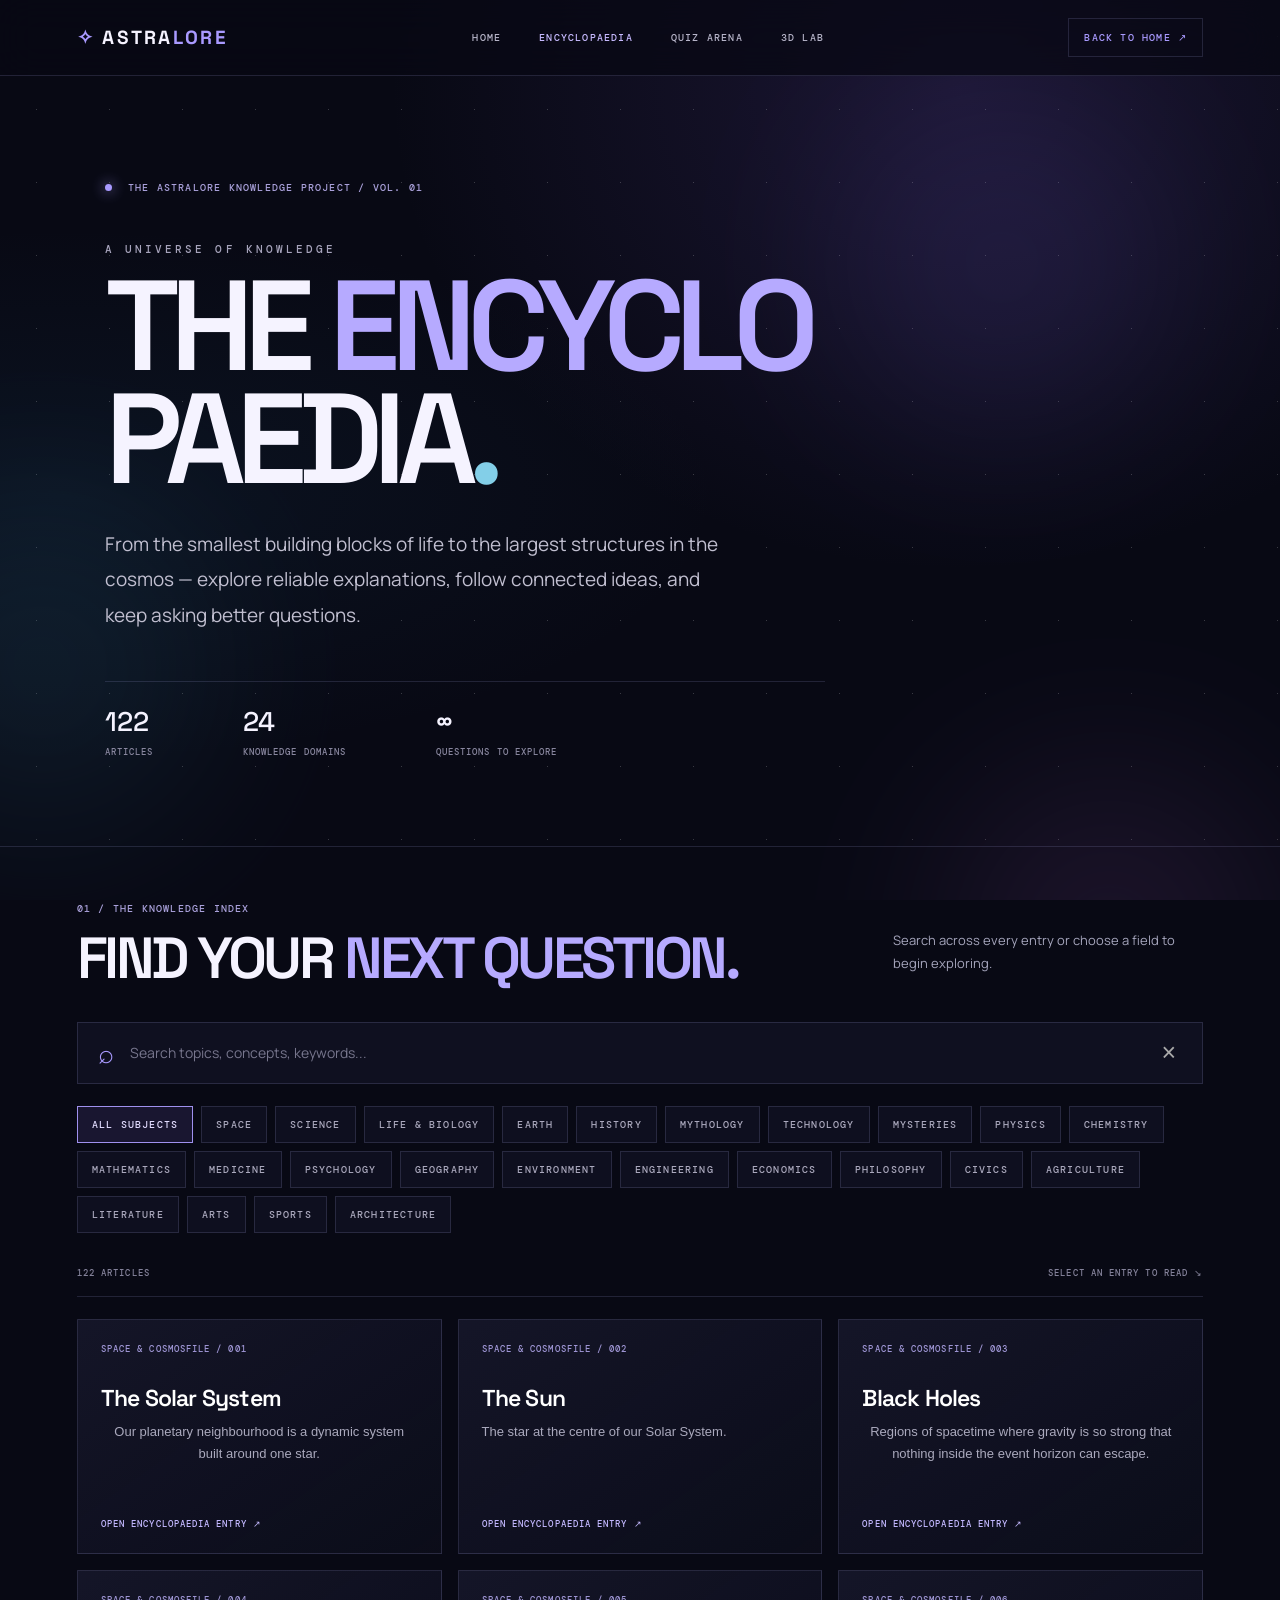
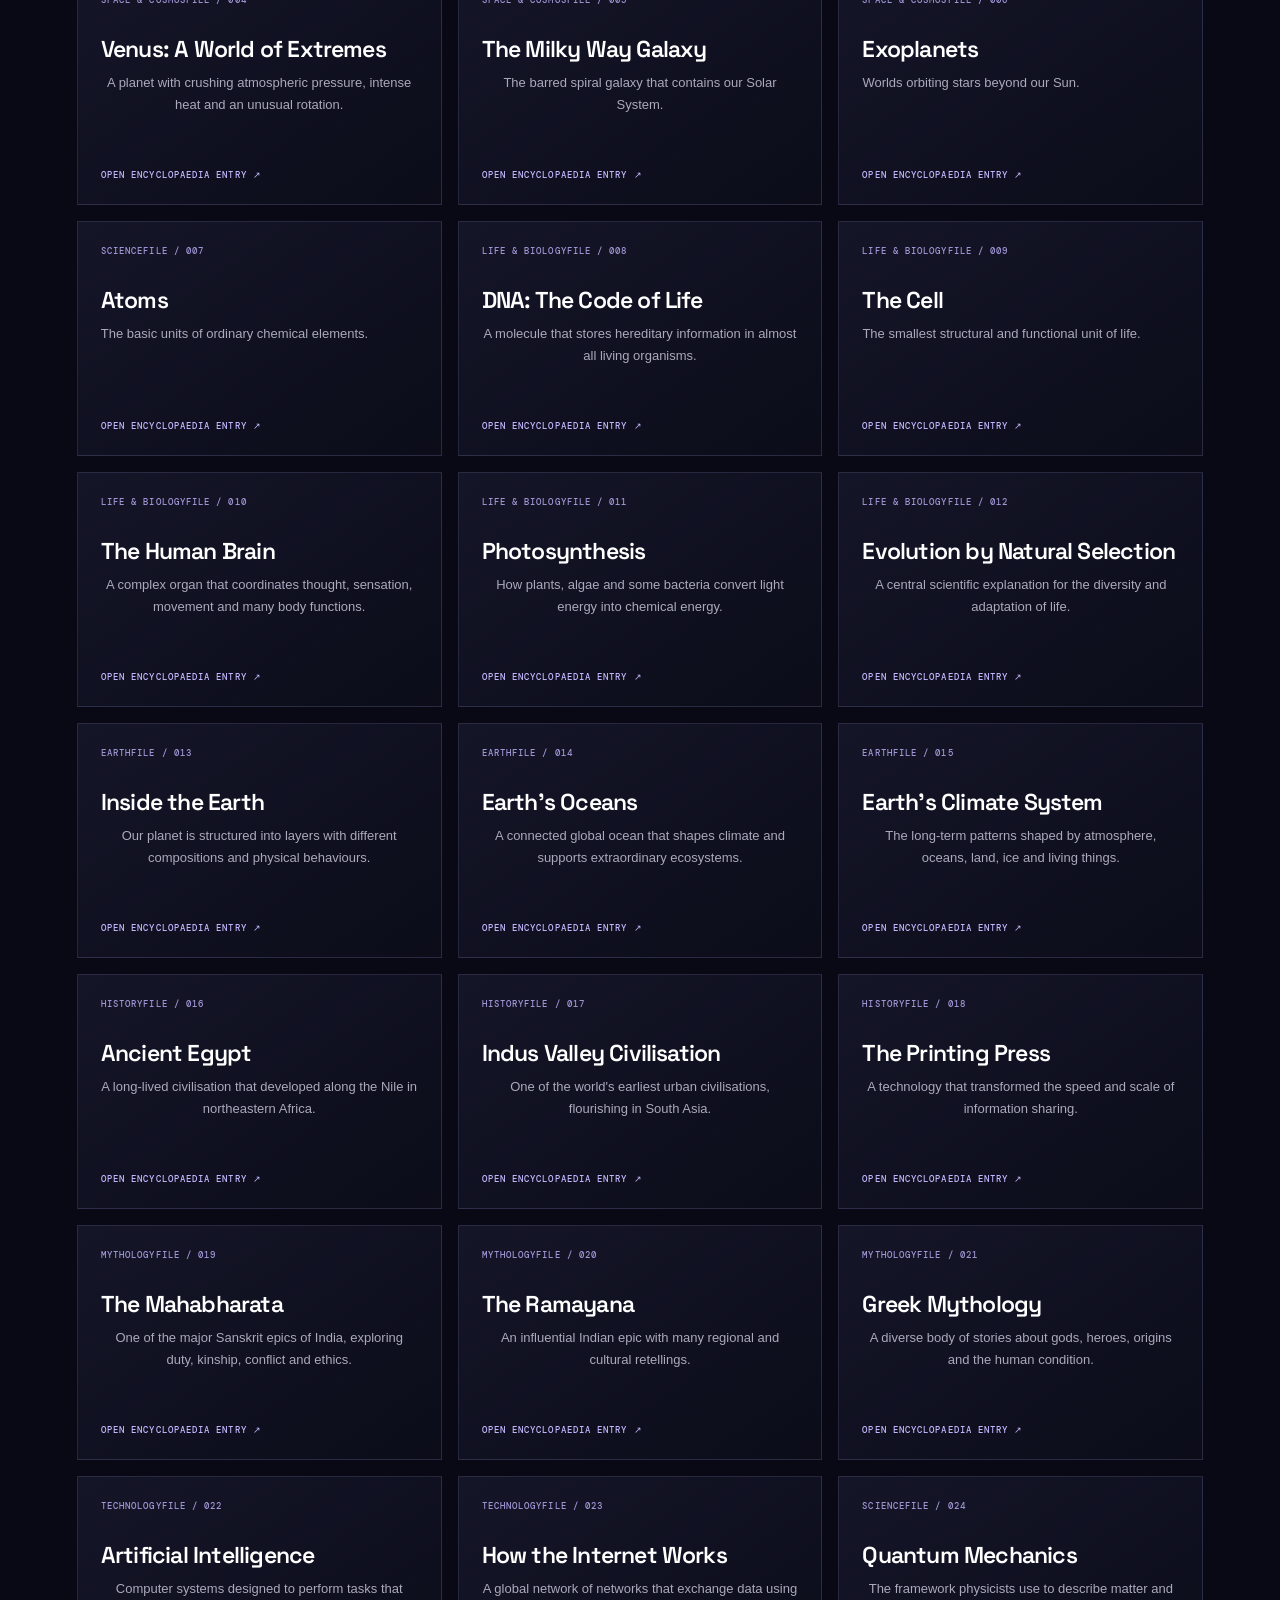
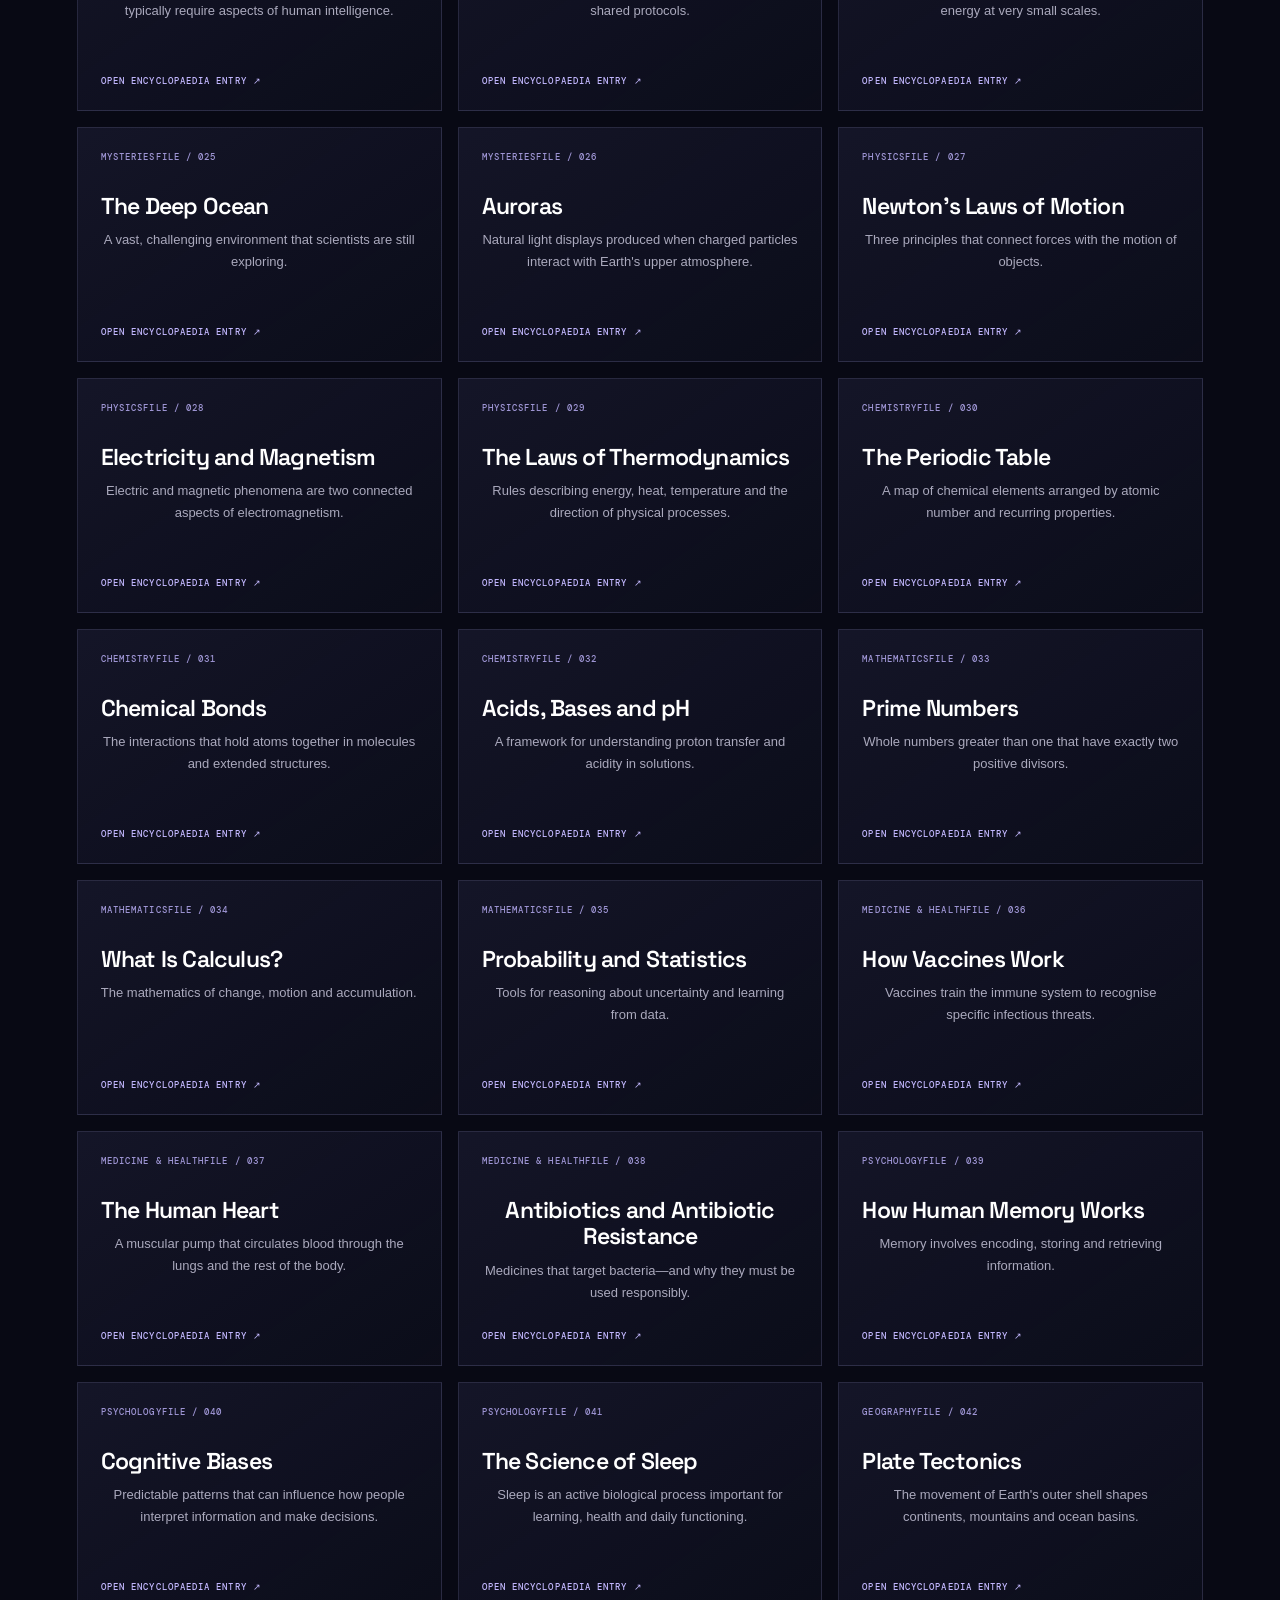
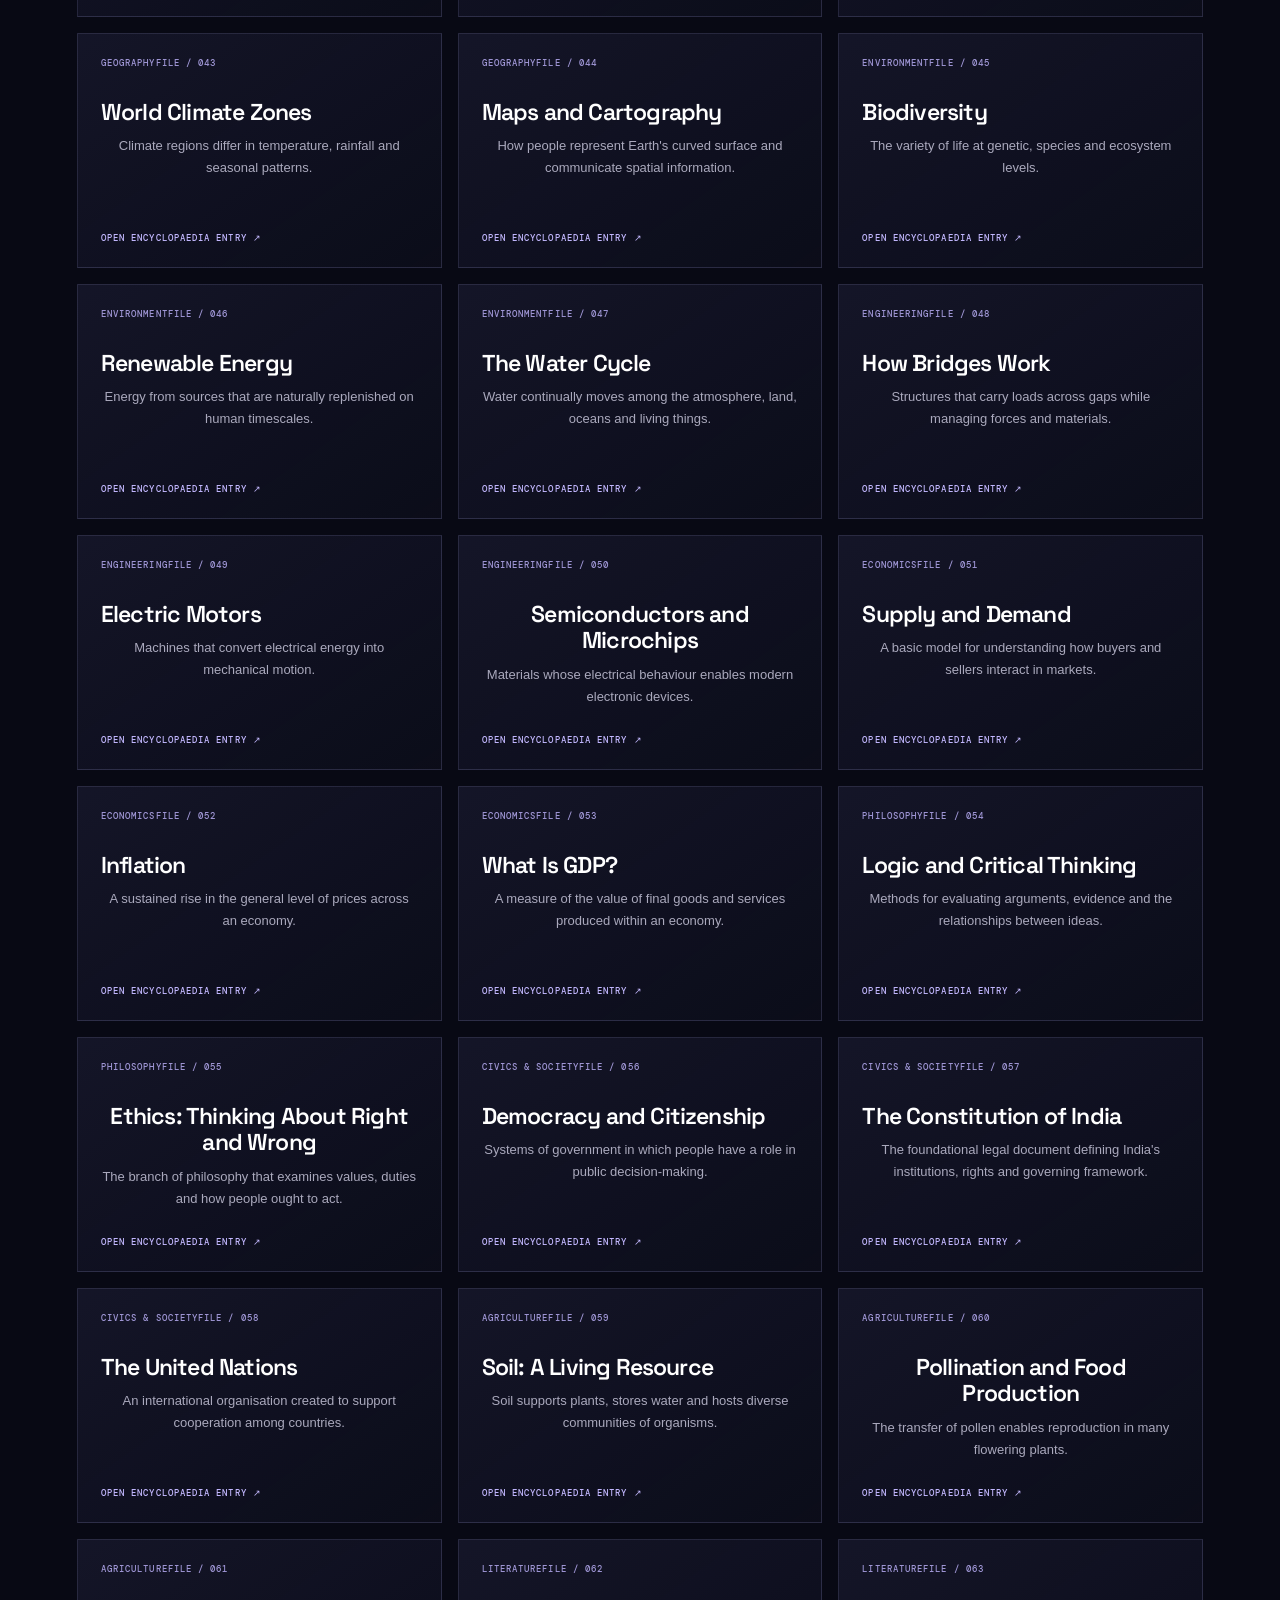
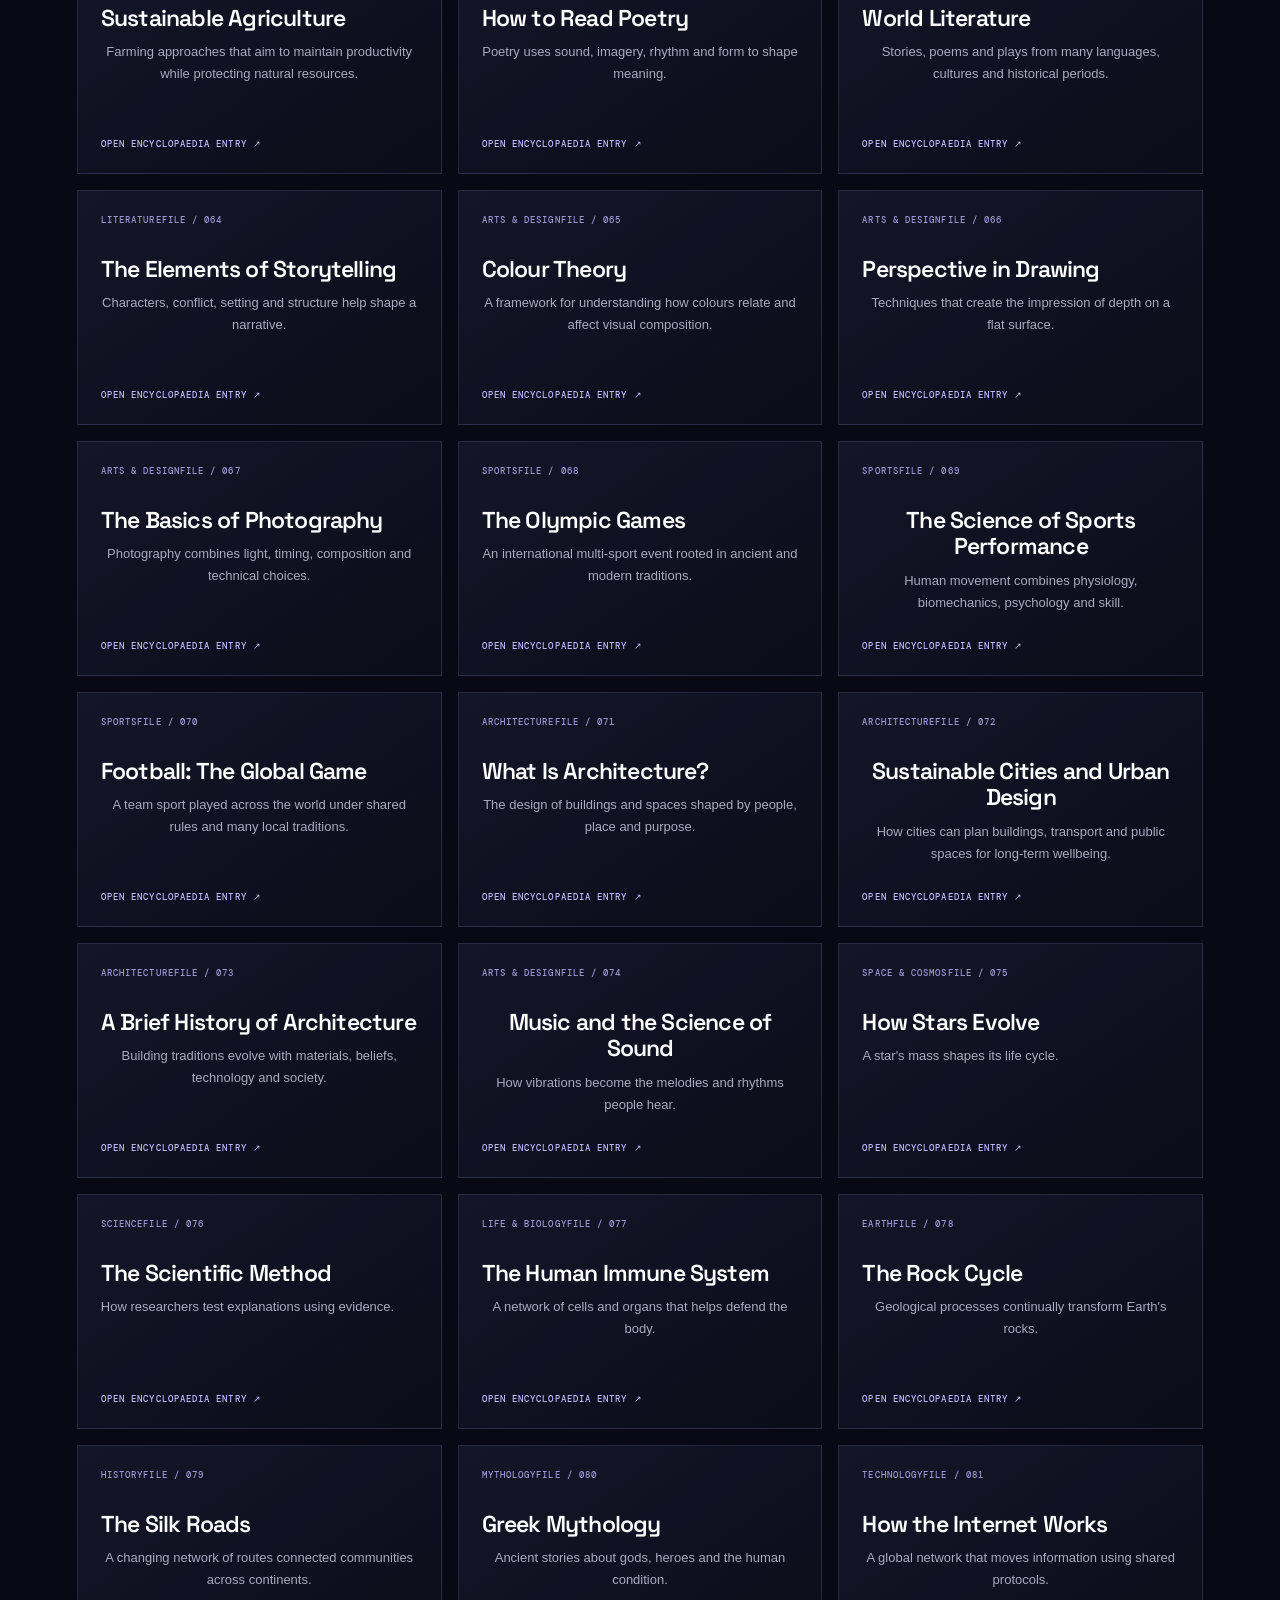
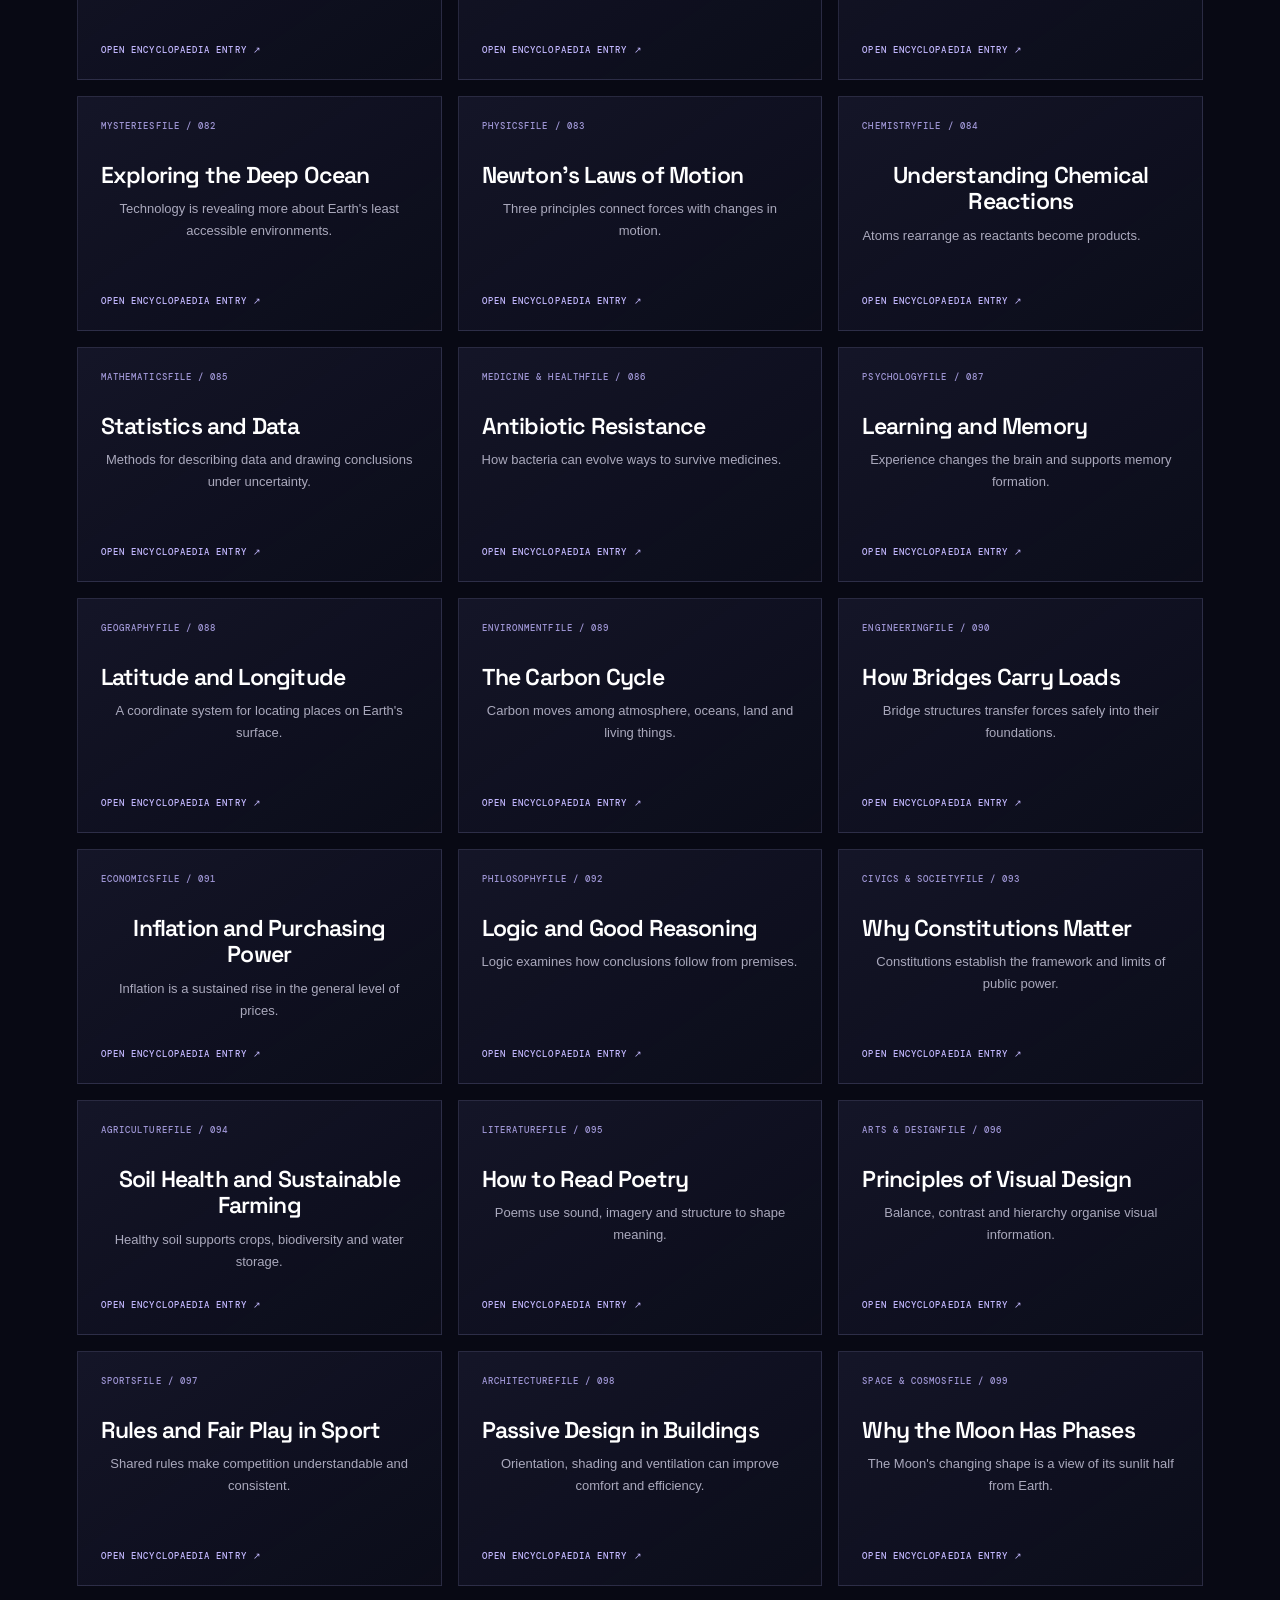
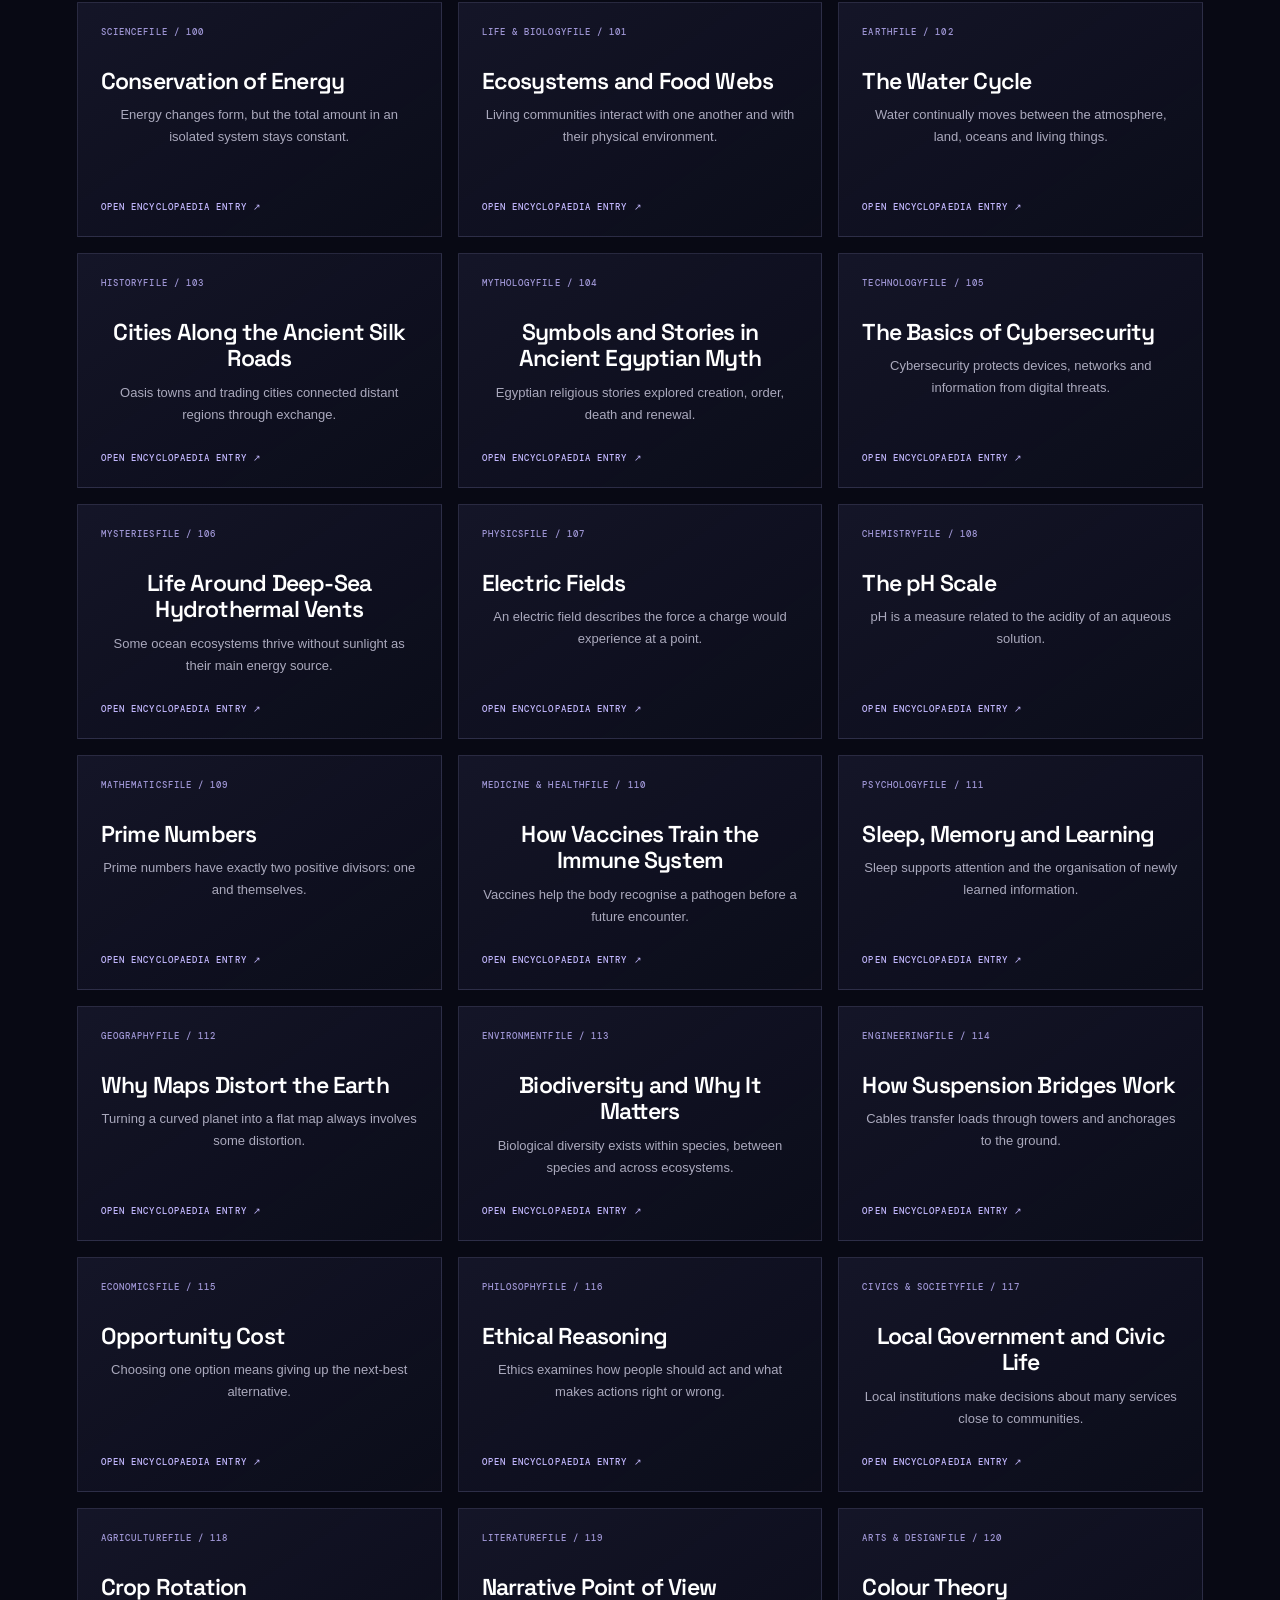
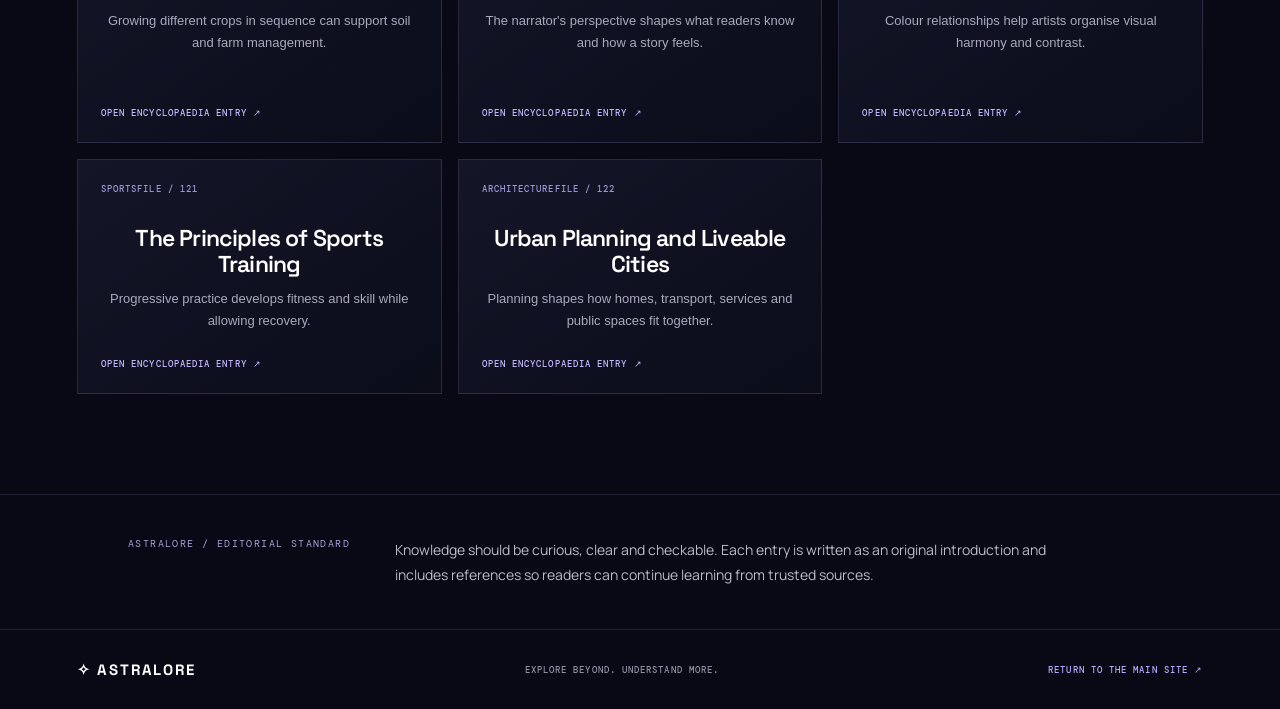
<file: encyclopaedia.html>
<!DOCTYPE html>
<html lang="en">
<head>
  <meta charset="UTF-8"><meta name="viewport" content="width=device-width, initial-scale=1">
  <meta name="theme-color" content="#070711">
  <meta name="description" content="Explore the ASTRALORE Encyclopaedia: clear, sourced guides to space, science, life, Earth, history, mythology and technology.">
  <meta property="og:site_name" content="ASTRALORE"><meta property="og:type" content="website">
  <meta property="og:title" content="ASTRALORE Encyclopaedia — Explore Everything">
  <meta property="og:description" content="A growing, carefully sourced knowledge library across many fields of human knowledge.">
  <meta name="twitter:card" content="summary_large_image">
  <title>ASTRALORE Encyclopaedia — Explore Everything</title>
  <link rel="preconnect" href="https://fonts.googleapis.com"><link rel="preconnect" href="https://fonts.gstatic.com" crossorigin>
  <link href="https://fonts.googleapis.com/css2?family=DM+Mono:wght@400;500&family=Manrope:wght@400;500;600;700;800&family=Space+Grotesk:wght@400;500;600;700&display=swap" rel="stylesheet">
  <link rel="stylesheet" href="encyclopaedia.css">
</head>
<body>
  <div class="en-backdrop" aria-hidden="true"><span></span><span></span><span></span></div>
  <header class="en-header"><a class="en-brand" href="index.html"><b>✧</b> ASTRA<span>LORE</span></a><nav aria-label="Main navigation"><a href="index.html">HOME</a><a class="active" href="encyclopaedia.html">ENCYCLOPAEDIA</a><a href="quiz.html">QUIZ ARENA</a><a href="3d-lab.html">3D LAB</a></nav><a class="en-home" href="index.html">BACK TO HOME ↗</a></header>
  <main>
    <section class="en-hero">
      <div class="en-kicker"><i></i> THE ASTRALORE KNOWLEDGE PROJECT / VOL. 01</div>
      <p class="en-overline">A UNIVERSE OF KNOWLEDGE</p>
      <h1>THE <em>ENCYCLO</em><br>PAEDIA<span>.</span></h1>
      <p class="en-intro">From the smallest building blocks of life to the largest structures in the cosmos — explore reliable explanations, follow connected ideas, and keep asking better questions.</p>
      <div class="en-stats"><div><strong id="articleTotal">74</strong><small>ARTICLES</small></div><div><strong id="domainTotal">24</strong><small>KNOWLEDGE DOMAINS</small></div><div><strong>∞</strong><small>QUESTIONS TO EXPLORE</small></div></div>
    </section>
    <section class="en-library" aria-labelledby="libraryTitle">
      <div class="en-library-head"><div><p class="en-kicker">01 / THE KNOWLEDGE INDEX</p><h2 id="libraryTitle">FIND YOUR <em>NEXT QUESTION.</em></h2></div><p class="en-library-note">Search across every entry or choose a field to begin exploring.</p></div>
      <div class="en-search"><span>⌕</span><input id="enSearch" type="search" placeholder="Search topics, concepts, keywords..." autocomplete="off"><button id="enClear" type="button" aria-label="Clear search">×</button></div>
      <div class="en-filters" id="enFilters" role="group" aria-label="Filter encyclopaedia by subject">
        <button class="selected" data-category="all" aria-pressed="true">ALL SUBJECTS</button>
        <button data-category="space" aria-pressed="false">SPACE</button><button data-category="science" aria-pressed="false">SCIENCE</button>
        <button data-category="life" aria-pressed="false">LIFE & BIOLOGY</button><button data-category="earth" aria-pressed="false">EARTH</button>
        <button data-category="history" aria-pressed="false">HISTORY</button><button data-category="mythology" aria-pressed="false">MYTHOLOGY</button>
        <button data-category="technology" aria-pressed="false">TECHNOLOGY</button><button data-category="mysteries" aria-pressed="false">MYSTERIES</button>
        <button data-category="physics" aria-pressed="false">PHYSICS</button><button data-category="chemistry" aria-pressed="false">CHEMISTRY</button>
        <button data-category="mathematics" aria-pressed="false">MATHEMATICS</button><button data-category="medicine" aria-pressed="false">MEDICINE</button>
        <button data-category="psychology" aria-pressed="false">PSYCHOLOGY</button><button data-category="geography" aria-pressed="false">GEOGRAPHY</button>
        <button data-category="environment" aria-pressed="false">ENVIRONMENT</button><button data-category="engineering" aria-pressed="false">ENGINEERING</button>
        <button data-category="economics" aria-pressed="false">ECONOMICS</button><button data-category="philosophy" aria-pressed="false">PHILOSOPHY</button>
        <button data-category="civics" aria-pressed="false">CIVICS</button><button data-category="agriculture" aria-pressed="false">AGRICULTURE</button>
        <button data-category="literature" aria-pressed="false">LITERATURE</button><button data-category="arts" aria-pressed="false">ARTS</button>
        <button data-category="sports" aria-pressed="false">SPORTS</button><button data-category="architecture" aria-pressed="false">ARCHITECTURE</button>
      </div>
      <div class="en-resultline"><span id="enCount" aria-live="polite">26 ARTICLES</span><span>SELECT AN ENTRY TO READ ↘</span></div>
      <div class="en-grid" id="enGrid"></div>
      <div class="en-empty" id="enEmpty" hidden><b>⌕</b><h3>NO ENTRY FOUND</h3><p>Try another keyword or reset the subject filter.</p><button id="enReset">RESET INDEX</button></div>
    </section>
    <section class="en-editorial"><span>ASTRALORE / EDITORIAL STANDARD</span><p>Knowledge should be curious, clear and checkable. Each entry is written as an original introduction and includes references so readers can continue learning from trusted sources.</p></section>
  </main>
  <footer class="en-footer"><a class="en-brand" href="index.html">✧ ASTRALORE</a><span>EXPLORE BEYOND. UNDERSTAND MORE.</span><a href="index.html">RETURN TO THE MAIN SITE ↗</a></footer>
  <div class="en-modal" id="enModal" hidden role="dialog" aria-modal="true" aria-labelledby="enModalTitle">
    <div class="en-modal-panel"><button class="en-modal-close" id="enModalClose" aria-label="Close article">×</button><p class="en-kicker" id="enModalMeta"></p><h2 id="enModalTitle"></h2><p class="en-modal-deck" id="enModalDeck"></p><div class="en-article-body" id="enModalBody"></div><section class="en-sources"><h3>REFERENCES & FURTHER READING</h3><ul id="enModalSources"></ul></section><div class="en-modal-bottom"><span>ASTRALORE / KNOWLEDGE INDEX</span><button id="enRelated" type="button">BACK TO INDEX ↑</button></div></div>
  </div>
  <script src="encyclopaedia.js" defer></script>
</body></html>
</file>
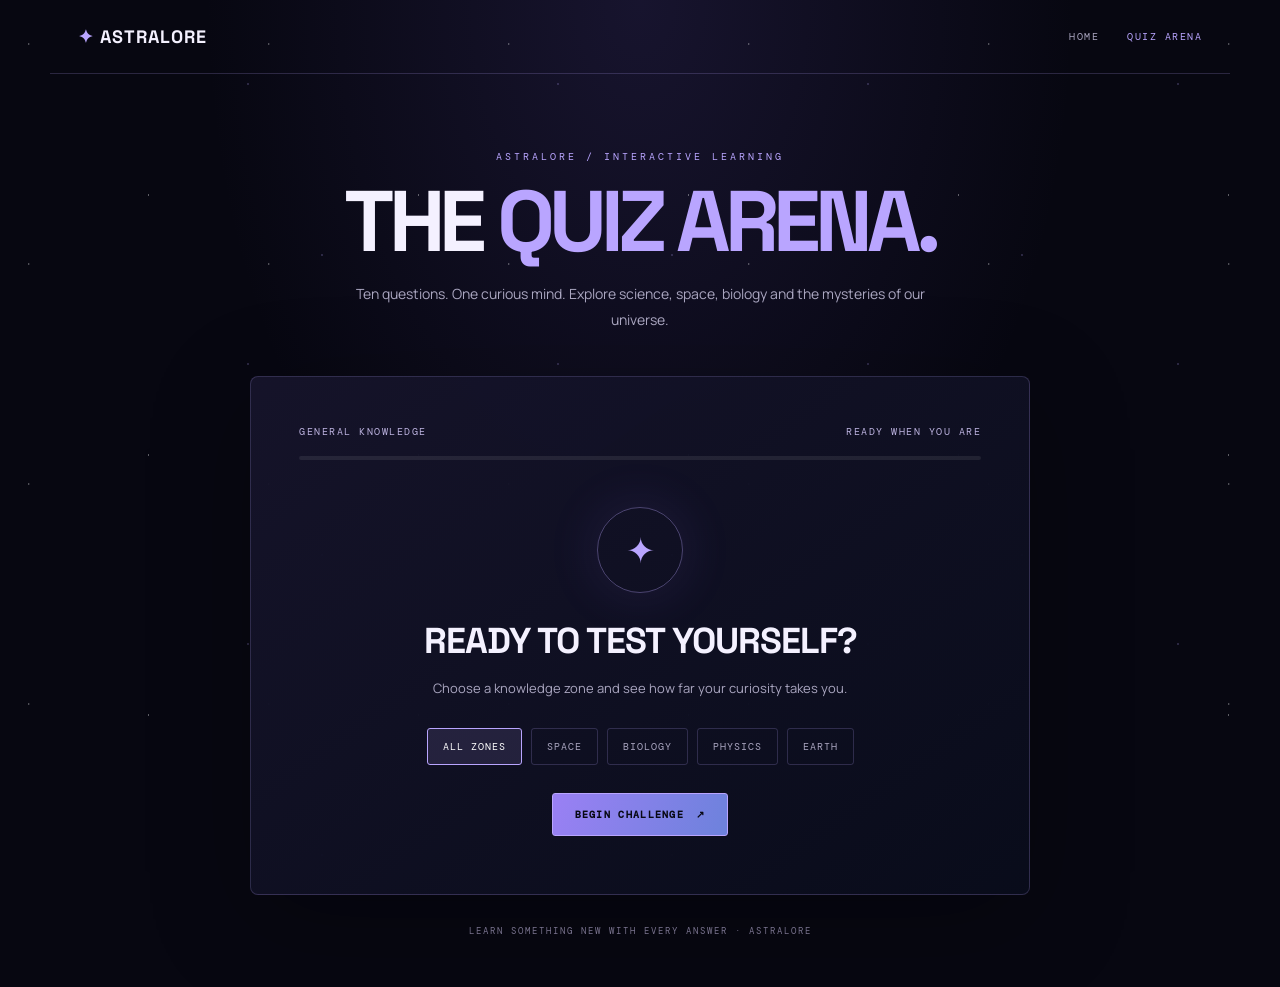
<file: quiz.html>
﻿<!DOCTYPE html>
<html lang="en">
<head>
<meta charset="UTF-8">
<meta name="viewport" content="width=device-width, initial-scale=1.0">
<meta name="theme-color" content="#070711">
<meta name="description" content="Test your knowledge in the ASTRALORE Quiz Arena.">
  <meta property="og:site_name" content="ASTRALORE">
  <meta property="og:type" content="website">
  <meta property="og:title" content="Quiz Arena — ASTRALORE">
  <meta property="og:description" content="Challenge yourself with the ASTRALORE Quiz Arena. Explore science, space, biology and physics.">
  <meta property="og:image" content="https://img.youtube.com/vi/x1vVXVKu3aE/hqdefault.jpg">
  <meta property="og:image:alt" content="ASTRALORE — Explore Beyond">
  <meta name="twitter:card" content="summary_large_image">
  <meta name="twitter:title" content="Quiz Arena — ASTRALORE">
  <meta name="twitter:description" content="Challenge yourself with the ASTRALORE Quiz Arena. Explore science, space, biology and physics.">
  <meta name="twitter:image" content="https://img.youtube.com/vi/x1vVXVKu3aE/hqdefault.jpg">
<title>Quiz Arena — ASTRALORE</title>
<link rel="preconnect" href="https://fonts.googleapis.com">
<link rel="preconnect" href="https://fonts.gstatic.com" crossorigin>
<link href="https://fonts.googleapis.com/css2?family=DM+Mono:wght@400;500&family=Manrope:wght@400;500;600;700;800&family=Space+Grotesk:wght@400;500;600;700&display=swap" rel="stylesheet">
<link rel="stylesheet" href="quiz.css">
</head>
<body>
<div class="quiz-stars" aria-hidden="true"></div>
<header class="quiz-header"><a class="quiz-brand" href="index.html">✦ ASTRALORE</a><nav><a href="index.html">HOME</a><a class="active" href="quiz.html">QUIZ ARENA</a></nav></header>
<main class="quiz-shell">
<section class="quiz-intro"><div class="eyebrow">ASTRALORE / INTERACTIVE LEARNING</div><h1>THE <span>QUIZ ARENA.</span></h1><p>Ten questions. One curious mind. Explore science, space, biology and the mysteries of our universe.</p></section>
<section class="quiz-panel" aria-live="polite">
<div class="quiz-topline"><span id="quizCategory">GENERAL KNOWLEDGE</span><span id="questionCounter">READY WHEN YOU ARE</span></div>
<div class="progress-track"><div id="progressBar"></div></div>
<div id="startScreen" class="start-screen"><div class="start-orbit">✦</div><h2>READY TO TEST YOURSELF?</h2><p>Choose a knowledge zone and see how far your curiosity takes you.</p><div class="category-picker" id="categoryPicker">
<button class="category-choice selected" data-category="all">ALL ZONES</button><button class="category-choice" data-category="space">SPACE</button><button class="category-choice" data-category="biology">BIOLOGY</button><button class="category-choice" data-category="physics">PHYSICS</button><button class="category-choice" data-category="earth">EARTH</button>
</div><button class="primary-btn" id="startButton">BEGIN CHALLENGE <span>↗</span></button></div>
<div id="questionScreen" class="question-screen" hidden><div class="question-number" id="questionNumber">QUESTION 01</div><h2 id="questionText"></h2><div class="answer-list" id="answerList"></div><div class="feedback" id="feedback" hidden></div><div class="question-actions"><button class="primary-btn" id="nextButton" disabled>NEXT QUESTION ↗</button></div></div>
<div id="resultScreen" class="result-screen" hidden><div class="result-symbol" id="resultSymbol">✦</div><div class="eyebrow">CHALLENGE COMPLETE</div><h2 id="resultTitle">WELL EXPLORED.</h2><div class="score-display"><strong id="finalScore">0/10</strong><span id="scorePercent">0%</span></div><p id="resultMessage"></p><div class="result-actions"><button class="primary-btn" id="retryButton">PLAY AGAIN ↻</button><a class="secondary-btn" href="index.html">BACK TO ASTRALORE</a></div></div>
</section>
<p class="quiz-footnote">LEARN SOMETHING NEW WITH EVERY ANSWER · ASTRALORE</p>
</main>
<script src="quiz.js?v=2"></script>
</body></html>
</file>
<file: encyclopaedia.css>
:root{color-scheme:dark;--bg:#080914;--panel:#101222;--line:rgba(190,184,255,.15);--muted:#a5a5bc;--text:#f5f3ff;--violet:#a99aff;--cyan:#8fd8ee}*{box-sizing:border-box}html{scroll-behavior:smooth}body{margin:0;background:var(--bg);color:var(--text);font-family:Manrope,Arial,sans-serif;min-height:100vh}a{color:inherit;text-decoration:none}.en-backdrop{position:fixed;inset:0;pointer-events:none;overflow:hidden;z-index:-1;background:radial-gradient(ellipse at 75% 10%,rgba(92,65,155,.22),transparent 42%),radial-gradient(ellipse at 5% 55%,rgba(33,92,128,.12),transparent 38%),#080914}.en-backdrop:before{content:"";position:absolute;inset:0;background-image:radial-gradient(#fff 0.7px,transparent .8px);background-size:73px 73px;opacity:.2}.en-backdrop span{position:absolute;width:340px;height:340px;border-radius:50%;filter:blur(90px);opacity:.13;background:#7561d9}.en-backdrop span:nth-child(1){top:10%;left:65%}.en-backdrop span:nth-child(2){top:55%;left:-10%;background:#3989a9}.en-backdrop span:nth-child(3){top:85%;right:0;background:#a15bba}.en-header{height:76px;padding:0 clamp(20px,6vw,92px);display:flex;align-items:center;justify-content:space-between;border-bottom:1px solid var(--line);background:rgba(8,9,20,.76);backdrop-filter:blur(18px);position:sticky;top:0;z-index:5}.en-brand{font:700 19px 'Space Grotesk';letter-spacing:.12em}.en-brand b{color:var(--violet)}.en-brand span{color:var(--violet)}.en-header nav{display:flex;gap:clamp(14px,3vw,38px)}.en-header nav a,.en-home,.en-footer,.en-kicker,.en-stats small,.en-resultline,.en-filters button,.en-card-meta,.en-card-open,.en-modal-bottom,.en-sources h3{font:500 10px 'DM Mono',monospace;letter-spacing:.12em}.en-header nav a{color:#b7b5c9}.en-header nav a.active,.en-header nav a:hover{color:#c7baff}.en-home{color:var(--violet);border:1px solid var(--line);padding:12px 15px}.en-hero{max-width:1250px;margin:auto;padding:105px 7vw 88px;position:relative}.en-kicker{color:#aaa1db}.en-kicker i{display:inline-block;width:7px;height:7px;border-radius:50%;background:#a99aff;box-shadow:0 0 14px #a99aff;margin-right:9px}.en-overline{font:500 11px 'DM Mono';letter-spacing:.28em;color:#a7a4bc;margin:48px 0 14px}.en-hero h1{font:600 clamp(58px,10vw,128px)/.88 'Space Grotesk';letter-spacing:-.075em;margin:0}.en-hero h1 em{font-style:normal;color:#b6aaff}.en-hero h1 span{color:#83cfe8}.en-intro{max-width:640px;font-size:clamp(15px,1.6vw,19px);line-height:1.85;color:#c1bfd0;margin:32px 0 48px}.en-stats{display:flex;gap:clamp(28px,7vw,90px);border-top:1px solid var(--line);padding-top:22px;max-width:720px}.en-stats div{display:grid;gap:7px}.en-stats strong{font:500 27px 'Space Grotesk'}.en-stats small{color:#89879f;font-size:9px}.en-library{max-width:1400px;margin:auto;padding:45px clamp(20px,6vw,92px) 100px;border-top:1px solid var(--line)}.en-library-head{display:flex;align-items:end;justify-content:space-between;gap:30px;margin-bottom:35px}.en-library-head h2{font:600 clamp(30px,5vw,58px)/1 'Space Grotesk';letter-spacing:-.06em;margin:14px 0 0}.en-library-head h2 em{font-style:normal;color:#b6aaff}.en-library-note{max-width:310px;color:var(--muted);font-size:13px;line-height:1.7}.en-search{height:62px;border:1px solid var(--line);background:rgba(18,19,36,.82);display:flex;align-items:center;padding:0 20px;gap:14px}.en-search>span{font-size:27px;color:var(--violet)}.en-search input{flex:1;min-width:0;background:transparent;border:0;outline:0;color:white;font:14px Manrope}.en-search input::placeholder{color:#77768d}.en-search button{border:0;background:transparent;color:#aaa;font-size:25px;cursor:pointer}.en-filters{display:flex;gap:8px;flex-wrap:wrap;padding:22px 0}.en-filters button,.en-empty button{background:rgba(18,19,36,.7);border:1px solid var(--line);color:#aaa8bd;padding:11px 14px;cursor:pointer;transition:.2s}.en-filters button:hover,.en-filters button.selected{border-color:#9f90ee;color:#e2dcff;background:rgba(126,104,206,.15)}.en-filters button:focus-visible,.en-card:focus-visible,.en-search button:focus-visible,.en-modal button:focus-visible{outline:2px solid var(--cyan);outline-offset:3px}.en-resultline{display:flex;justify-content:space-between;color:#85839b;border-bottom:1px solid var(--line);padding:12px 0 17px;font-size:9px}.en-grid{display:grid;grid-template-columns:repeat(3,minmax(0,1fr));gap:16px;padding-top:22px}.en-card{border:1px solid var(--line);background:linear-gradient(145deg,rgba(22,23,42,.92),rgba(12,13,26,.88));padding:23px;min-height:235px;display:flex;flex-direction:column;cursor:pointer;transition:transform .22s,border-color .22s,background .22s}.en-card:hover{transform:translateY(-4px);border-color:rgba(174,158,255,.55);background:linear-gradient(145deg,rgba(36,31,65,.9),rgba(12,13,26,.95))}.en-card-meta{display:flex;justify-content:space-between;color:#9f96d5;font-size:9px}.en-card h3{font:600 23px/1.16 'Space Grotesk';letter-spacing:-.035em;margin:30px 0 10px}.en-card p{font-size:13px;line-height:1.7;color:#aaa9bd;margin:0 0 25px}.en-card-open{color:#c3b8ff;margin-top:auto;font-size:9px}.en-empty{text-align:center;padding:70px 20px}.en-empty>b{font-size:35px;color:var(--violet)}.en-empty h3{font:600 25px 'Space Grotesk'}.en-empty p{color:var(--muted)}.en-empty button{margin-top:15px}.en-editorial{border-top:1px solid var(--line);border-bottom:1px solid var(--line);padding:42px clamp(20px,10vw,150px);display:flex;gap:45px;align-items:start}.en-editorial span{font:10px 'DM Mono';letter-spacing:.14em;color:#aaa1db;min-width:210px}.en-editorial p{margin:0;max-width:700px;color:#bbb9ca;line-height:1.8;font-size:14px}.en-footer{display:flex;justify-content:space-between;align-items:center;padding:30px clamp(20px,6vw,92px);color:#9290a6;font-size:9px}.en-footer .en-brand{font-size:15px;color:white}.en-footer>a:last-child{color:#b8aaff}.en-modal{position:fixed;inset:0;z-index:20;background:rgba(3,4,12,.86);backdrop-filter:blur(12px);display:grid;place-items:center;padding:22px}.en-modal[hidden]{display:none}.en-modal-panel{position:relative;width:min(820px,100%);max-height:min(88vh,900px);overflow:auto;border:1px solid rgba(177,163,255,.3);background:linear-gradient(145deg,#151629,#0b0c19);padding:clamp(25px,5vw,58px)}.en-modal-close{position:absolute;right:22px;top:17px;border:0;background:none;color:white;font-size:32px;cursor:pointer}.en-modal-panel h2{font:600 clamp(34px,6vw,58px)/1 'Space Grotesk';letter-spacing:-.05em;margin:22px 45px 14px 0}.en-modal-deck{font-size:17px;line-height:1.7;color:#c4baff;border-bottom:1px solid var(--line);padding-bottom:24px}.en-article-body p{font-size:15px;line-height:1.9;color:#d0cedc}.en-article-body h3{font:600 21px 'Space Grotesk';margin:28px 0 5px}.en-sources{border-top:1px solid var(--line);margin-top:35px;padding-top:20px}.en-sources h3{color:#aaa1db}.en-sources ul{padding-left:18px}.en-sources li{color:#b8b5c9;margin:12px 0;font-size:13px;line-height:1.6}.en-sources a{color:#bfb2ff;text-decoration:underline;text-underline-offset:3px}.en-modal-bottom{display:flex;justify-content:space-between;align-items:center;border-top:1px solid var(--line);margin-top:30px;padding-top:20px;color:#89869e;font-size:9px}.en-modal-bottom button{border:1px solid var(--line);background:transparent;color:#c2b7ff;padding:10px 12px;cursor:pointer;font:inherit}@media(max-width:850px){.en-grid{grid-template-columns:repeat(2,minmax(0,1fr))}.en-library-head{align-items:start;flex-direction:column}.en-library-note{margin:0}.en-editorial{flex-direction:column;gap:14px}}@media(max-width:600px){.en-header{height:auto;min-height:68px;flex-wrap:wrap;padding:15px 18px;gap:14px}.en-header nav{order:3;width:100%;justify-content:space-between;gap:8px}.en-header nav a{font-size:8px}.en-home{font-size:8px;padding:9px}.en-hero{padding:75px 22px 60px}.en-overline{margin-top:35px}.en-stats{gap:20px;justify-content:space-between}.en-stats strong{font-size:22px}.en-stats small{font-size:7px;letter-spacing:.06em}.en-library{padding:35px 18px 70px}.en-grid{grid-template-columns:1fr}.en-card{min-height:195px}.en-resultline{font-size:8px}.en-editorial{padding:30px 22px}.en-footer{gap:15px;flex-wrap:wrap}.en-footer span{order:3;width:100%}.en-modal{padding:10px}.en-modal-panel{padding:25px 20px}.en-modal-bottom{gap:10px;flex-wrap:wrap}}
</file>
<file: quiz.css>
:root{color-scheme:dark;--bg:#070711;--panel:#101020;--line:rgba(185,165,255,.2);--text:#f4f1ff;--muted:#aaa6c0;--violet:#b9a5ff;--blue:#92cfff}*{box-sizing:border-box}html{scroll-behavior:smooth}body{margin:0;min-height:100vh;background:radial-gradient(ellipse at 50% 0%,rgba(75,61,139,.24),transparent 48%),var(--bg);color:var(--text);font-family:Manrope,Arial,sans-serif}.quiz-stars{position:fixed;inset:0;pointer-events:none;opacity:.35;background-image:radial-gradient(1px 1px at 12% 20%,#fff 50%,transparent),radial-gradient(1px 1px at 80% 30%,#b9a5ff 50%,transparent),radial-gradient(1px 1px at 55% 75%,#fff 50%,transparent),radial-gradient(1px 1px at 92% 85%,#b9a5ff 50%,transparent);background-size:240px 220px,310px 280px,270px 260px,350px 300px}.quiz-header{position:relative;z-index:1;max-width:1180px;margin:auto;padding:25px 28px;display:flex;align-items:center;justify-content:space-between;border-bottom:1px solid var(--line)}.quiz-brand{text-decoration:none;color:var(--text);font:700 18px 'Space Grotesk';letter-spacing:1px}.quiz-brand:first-letter{color:var(--violet)}.quiz-header nav{display:flex;gap:28px}.quiz-header nav a{color:var(--muted);text-decoration:none;font:10px 'DM Mono';letter-spacing:1.5px}.quiz-header nav a:hover,.quiz-header nav a.active{color:var(--violet)}.quiz-shell{position:relative;z-index:1;max-width:980px;margin:auto;padding:76px 24px 50px}.quiz-intro{text-align:center;margin-bottom:42px}.eyebrow{font:10px 'DM Mono';letter-spacing:3px;color:var(--violet)}.quiz-intro h1{font:700 clamp(48px,8vw,86px)/.95 'Space Grotesk';letter-spacing:-.07em;margin:18px 0}.quiz-intro h1 span{color:var(--violet)}.quiz-intro p{max-width:590px;margin:0 auto;color:var(--muted);font-size:14px;line-height:1.9}.quiz-panel{max-width:780px;margin:auto;padding:clamp(22px,5vw,48px);border:1px solid var(--line);border-radius:8px;background:linear-gradient(145deg,rgba(22,20,43,.96),rgba(9,12,27,.98));box-shadow:0 25px 100px rgba(0,0,0,.28)}.quiz-topline{display:flex;justify-content:space-between;gap:12px;color:#bcb2df;font:10px 'DM Mono';letter-spacing:1.5px}.progress-track{height:4px;background:rgba(255,255,255,.08);margin:18px 0 32px;border-radius:10px;overflow:hidden}.progress-track div{height:100%;width:0;background:linear-gradient(90deg,#9276f4,#86d4ff);transition:width .3s}.start-screen,.result-screen{text-align:center;padding:15px 0 10px}.start-orbit,.result-symbol{width:86px;height:86px;border:1px solid rgba(185,165,255,.35);border-radius:50%;display:grid;place-items:center;margin:0 auto 25px;color:var(--violet);font-size:35px;box-shadow:0 0 55px rgba(145,115,255,.12)}.start-screen h2,.result-screen h2{font:700 clamp(24px,4vw,36px) 'Space Grotesk';letter-spacing:-1px;margin:0 0 12px}.start-screen p,.result-screen p{color:var(--muted);font-size:13px;line-height:1.8}.category-picker{display:flex;flex-wrap:wrap;justify-content:center;gap:9px;margin:28px 0}.category-choice{padding:11px 15px;border:1px solid var(--line);border-radius:3px;background:transparent;color:var(--muted);font:10px 'DM Mono';letter-spacing:1px;cursor:pointer}.category-choice.selected,.category-choice:hover{border-color:var(--violet);background:rgba(185,165,255,.12);color:#fff}.primary-btn,.secondary-btn{display:inline-flex;align-items:center;justify-content:center;gap:12px;padding:14px 22px;border:1px solid var(--violet);border-radius:3px;background:linear-gradient(110deg,#9a80f4,#6d82dc);color:#080914;text-decoration:none;font:700 10px 'DM Mono';letter-spacing:1.3px;cursor:pointer;transition:transform .2s,opacity .2s}.primary-btn:hover{transform:translateY(-2px)}.primary-btn:disabled{opacity:.35;cursor:not-allowed;transform:none}.secondary-btn{background:transparent;color:var(--text);border-color:var(--line)}.question-screen{padding:5px 0}.question-number{font:10px 'DM Mono';letter-spacing:2px;color:var(--violet);margin-bottom:15px}.question-screen h2{font:600 clamp(22px,4vw,32px)/1.35 'Space Grotesk';margin:0 0 26px}.answer-list{display:grid;gap:11px}.answer-option{width:100%;display:flex;align-items:center;gap:14px;text-align:left;padding:16px;border:1px solid var(--line);border-radius:4px;background:rgba(255,255,255,.025);color:var(--text);font:500 13px Manrope;cursor:pointer}.answer-option:hover:not(:disabled){border-color:var(--blue);background:rgba(146,207,255,.07)}.answer-option .letter{width:27px;height:27px;flex:none;display:grid;place-items:center;border:1px solid var(--line);border-radius:3px;color:var(--violet);font:11px 'DM Mono'}.answer-option.correct{border-color:#68d6a1;background:rgba(58,190,126,.1)}.answer-option.wrong{border-color:#ef929e;background:rgba(220,90,110,.1)}.answer-option:disabled{cursor:default}.feedback{margin-top:18px;padding:15px;border-left:2px solid var(--violet);background:rgba(185,165,255,.07);color:#d7d0eb;font-size:12px;line-height:1.8}.question-actions{display:flex;justify-content:flex-end;margin-top:22px}.score-display{display:flex;justify-content:center;align-items:baseline;gap:15px;margin:24px 0}.score-display strong{font:700 clamp(54px,9vw,82px) 'Space Grotesk';color:var(--violet)}.score-display span{font:14px 'DM Mono';color:var(--muted)}.result-actions{display:flex;justify-content:center;flex-wrap:wrap;gap:12px;margin-top:28px}.quiz-footnote{text-align:center;margin:30px 0 0;color:#79738e;font:9px 'DM Mono';letter-spacing:2px} [hidden]{display:none!important}@media(max-width:560px){.quiz-header{padding:18px 6%;align-items:flex-start;gap:15px}.quiz-header nav{gap:12px;flex-wrap:wrap;justify-content:flex-end}.quiz-header nav a{font-size:9px}.quiz-shell{padding:55px 15px 35px}.quiz-intro{margin-bottom:28px}.quiz-panel{padding:22px 17px}.quiz-topline{font-size:8px}.answer-option{padding:13px;font-size:12px}}@media(prefers-reduced-motion:reduce){*{scroll-behavior:auto!important;transition:none!important}}
</file>
